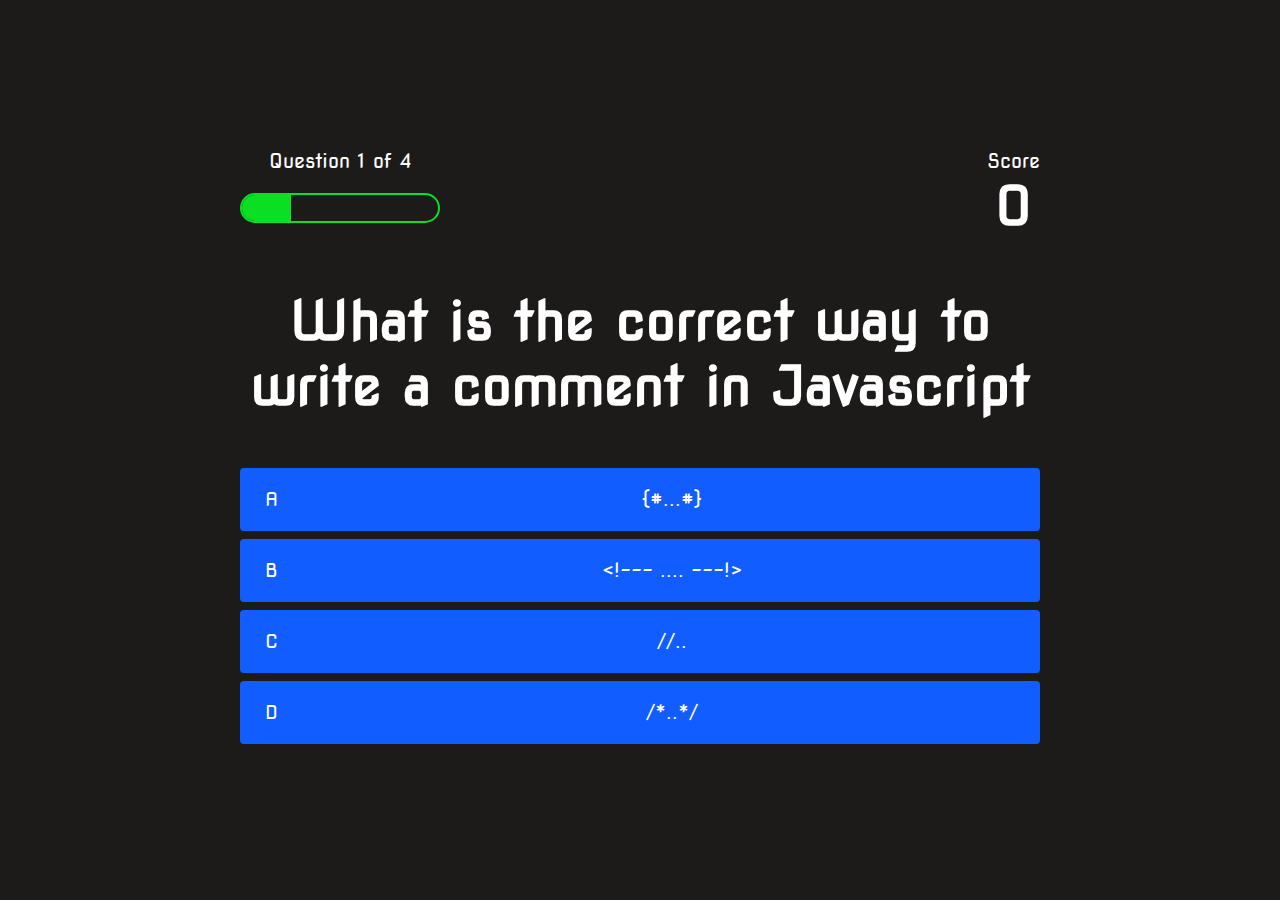
<file: game.html>
<!DOCTYPE html>
<html lang="en">
<head>
    <meta charset="UTF-8">
    <meta http-equiv="X-UA-Compatible" content="IE=edge">
    <meta name="viewport" content="width=device-width, initial-scale=1.0">
    <title>Quiz Page</title>
    <link rel="stylesheet" href="style.css">
    <link rel="stylesheet" href="game.css">
</head>
<body>
    <div class="container">
        <div id="game" class="justify-center flex-column">
            <div id="hud">
                <div class="hud-item">
                    <p id="progressText" class="hud-prefix">
                        Question

                    </p>
                    <div id="progressBar">
                        <div id="progressBarFull"></div>
                        
                    </div>
                </div>
                <div class="hud-item">
                    <p class="hud-prefix">
                        Score
                    </p>
                    <h1 class="hud-main-text" id="score">
                        0
                    </h1>
                </div>
            </div>
            <h1 id="question">What is the answer to this question</h1>
            <div class="choice-container">
                <p class="choice-prefix">A</p>
                <p class="choice-text" data-number="1">Choice 1</p>

            </div>
            <div class="choice-container">
                <p class="choice-prefix">B</p>
                <p class="choice-text" data-number="2">Choice 2</p>

            </div>
            <div class="choice-container">
                <p class="choice-prefix">C</p>
                <p class="choice-text" data-number="3">Choice 3</p>

            </div>
            <div class="choice-container">
                <p class="choice-prefix">D</p>
                <p class="choice-text" data-number="4">Choice 4</p>

            </div>
        </div>
    </div>
    <script src="game.js"></script>
</body>
</html>
</file>
<file: style.css>
@import url('https://fonts.googleapis.com/css2?family=Nova+Square&display=swap');

:root{
    background-color:rgb(29, 26, 26);
}
*{
    box-sizing: border-box;
    margin: 0;
    padding: 0;
    font-size: 62.5%;
    font-family:'Nova Square', cursive;

    
}
h1{
    font-size: 5.4rem;
    color: #fff;
    margin-bottom: 5rem;
}

h2{
    font-size: 4.2rem;
    margin-bottom: 4rem;
}

.container{
    width: 100vw;
    height: 100vh;
    display: flex;
    justify-content: center;
    align-items: center;
    max-width: 80rem;
    margin: 0 auto;
    padding: 2rem;
}

.flex-column{
    display: flex;
    flex-direction: column;

}

.flex-center{
    justify-content: center;
    align-items: center;
}

.justify-center{
    text-align: center;
}

.hidden{
    display: none;
}

.btn{
    font-size: 2.4rem;
    padding: 2rem 0;
    width:30rem;
    text-align: center;
    margin-bottom: 1rem;
    text-decoration: none;
    color: rgb(28, 26, 26);
    background: linear-gradient(90deg, rgb(18, 92, 255) 0%, rgb(0, 102, 255)100%);
    border-radius: 4px;

}

.btn:hover{
    cursor: pointer;
    box-shadow: 0 0.4rem 1.4rem 0 rgba(8, 114, 244, 0.6);
    transition: transform 150ms;
    transform: scale(1.03);

}

.btn[disabled]:hover{
    cursor:not-allowed;
    box-shadow: none;
    transform: none;
}

#highscore-btn{
    background: linear-gradient(90deg, rgb(255, 247, 9) 0%, rgb(240, 221, 6)100%);
}

#highscore-btn:hover{
    box-shadow: 0 0.4rem 1.4rem 0 rgba(255, 255, 0, 0.5);
}

.fa-crown{
    font-size: 2.5rem;
    margin-left: 1rem;

}

/*End Page CSS*/

.end-form-container{
    width: 100%;
    display: flex;
    flex-direction: column;
    align-items: center;
    max-width: 30rem;
    
}

.input{
    margin-bottom: 1rem;
    width: 20rem;
    padding: 1.5rem;
    font-size: 1.8rem;
    border: none;
    box-shadow: 0 0.1rem 1.4rem 0 rgba(86,185,235,0.5);
}

input::placeholder{
    color: #aaa;

}

#username{
    margin-bottom: 3rem;
    width: 100%;
    outline: none;

}

#end-text{
    font-size: 2.4rem;
    color: #fff;
    text-align: center;
}

#saveScoreBtn{
    border: none;
}

.fa-home {
    margin-left: 1rem;
    font-size: 2rem;
    color: rgb(28, 26, 26);
}
</file>
<file: game.css>
body{
    color: #fff;
}

.choice-container{
    display: flex;
    margin-bottom:0.8rem;
    width: 100%;
    border-radius: 4px;
    background: rgb(18, 93, 255);
    font-size: 3rem;
    min-width: 80rem;


}

.choice-container:hover{
    cursor: pointer;
    box-shadow: 0 0.4rem 1.4rem 0 rgba(6, 103, 247, 0.5);
    transform: scale(1.02);
    transform: transform 100ms;
}

.choice-prefix{
    padding: 2rem 2.5rem;
    color: white;


}

.choice-text{
    padding: 2rem;
    width: 100%;

}

.correct{
    background: linear-gradient(32deg, rgba(11, 223, 36)0%, rgb(41, 232, 111) 100%);
}

.incorrect{
    background: linear-gradient(32deg, rgba(230, 29, 29, 1)0%, rgb(224, 11, 11, 1)100%);

}

/*Setting Up the Heads Up Display*/
#hud{
    display: flex;
    justify-content: space-between;
}

.hud-prefix{
    text-align: center;
    font-size: 2rem;

}

.hud-main-text{
    text-align: center;

}
#progressBar{
    width: 20rem;
    height: 3rem;
    border: 0.2rem solid rgb(11,223,36);
    margin-top: 2rem;
    border-radius: 50px;
    overflow: hidden;

}

#progressBarFull{
    height:100%;
    background: rgb(11,223,36);
    width: 0%;
}
/*Media Queries*/

@media screen and (max-width: 768px){
    .choice-container{
        min-width: 40rem;

    }
}
</file>
